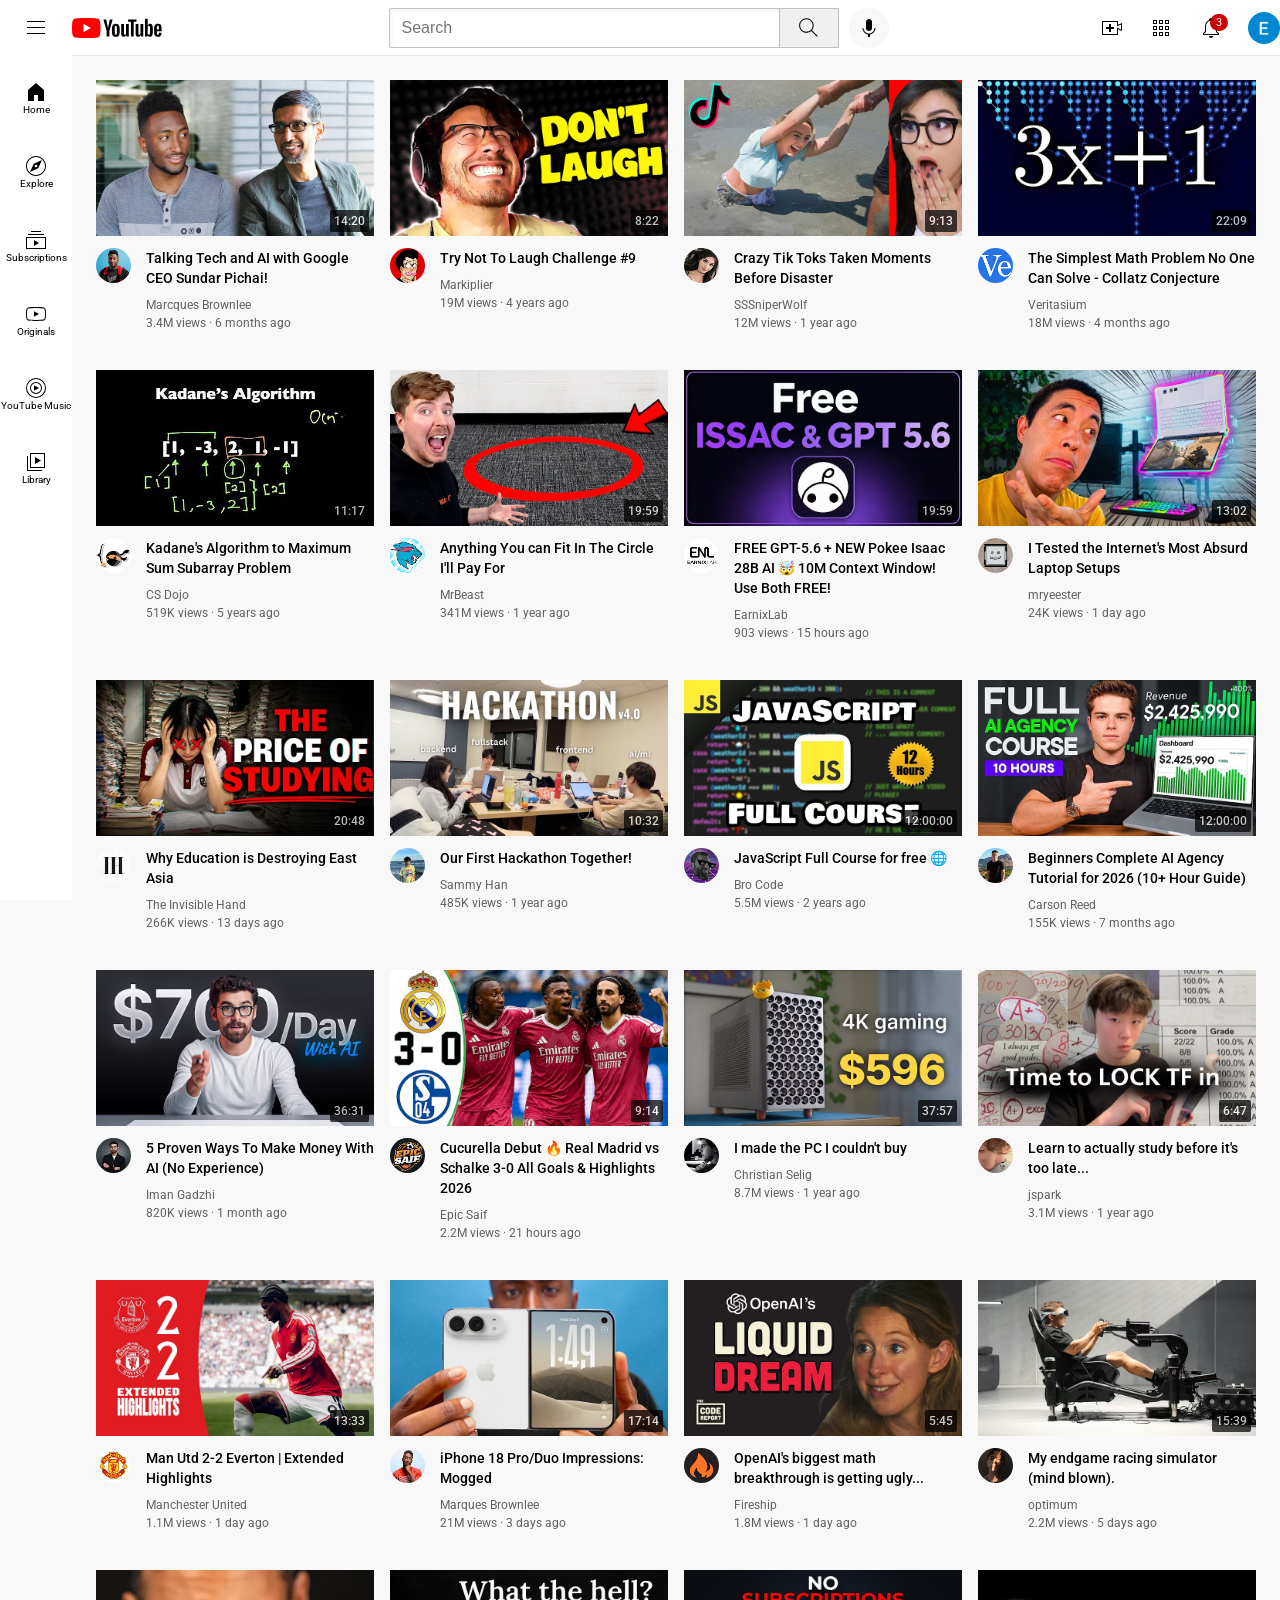
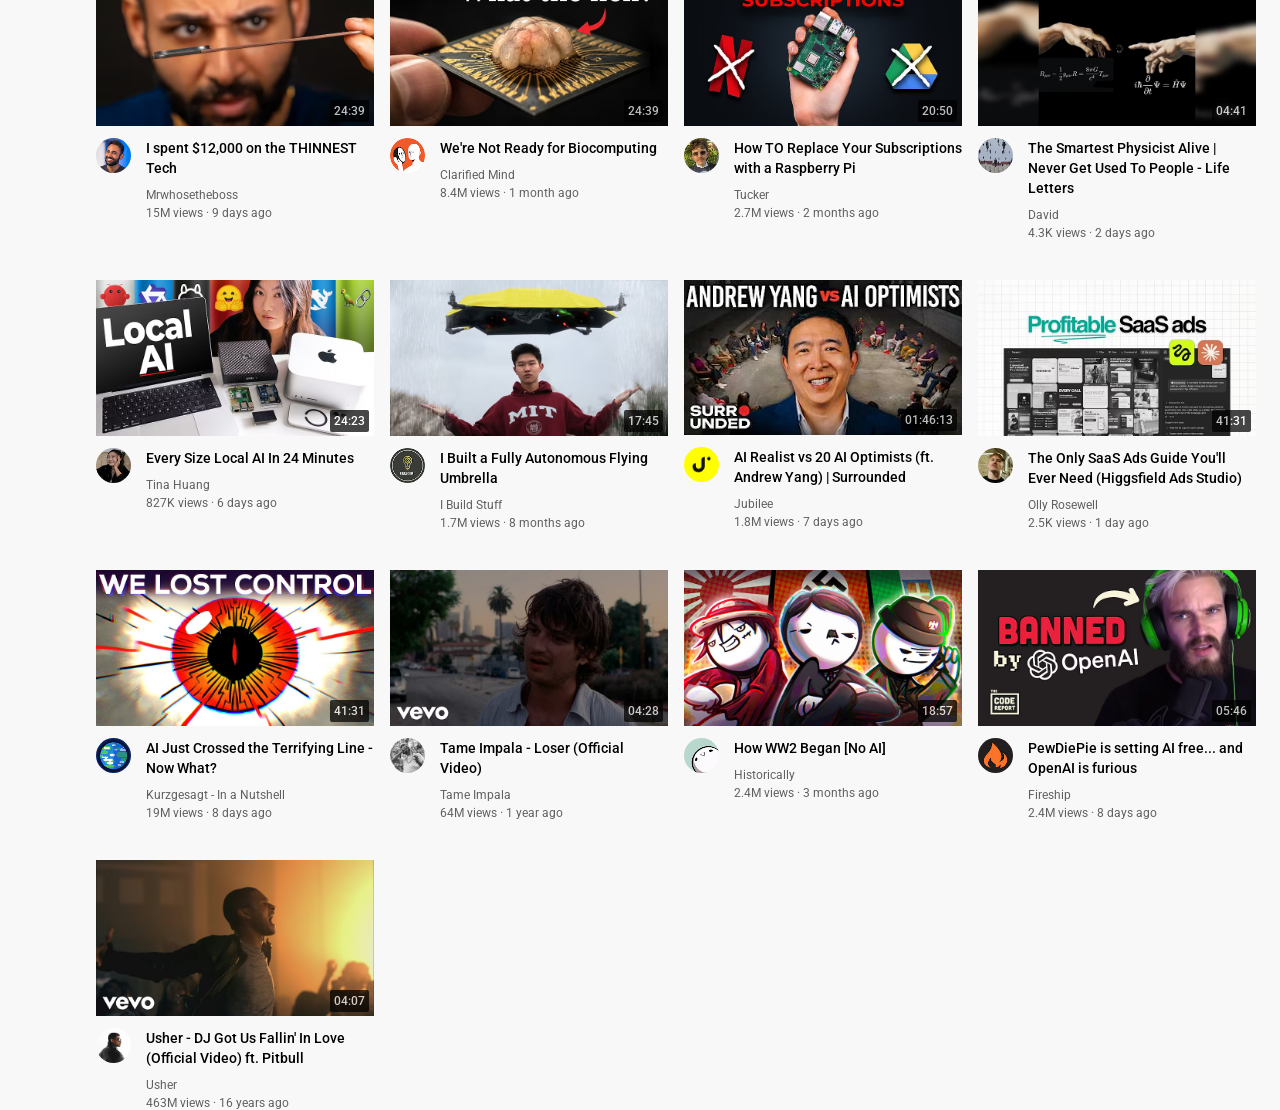
<file: index.html>
<!DOCTYPE html>
<html lang="en">
<head>
    <meta charset="UTF-8">
    <meta name="viewport" content="width=device-width, initial-scale=1.0">
    <title>YouTube.com Clone</title>
    <link rel="stylesheet" href="youtube.css">
    <link rel="preconnect" href="https://fonts.googleapis.com">
    <link rel="preconnect" href="https://fonts.gstatic.com" crossorigin>
    <link href="https://fonts.googleapis.com/css2?family=Roboto:wght@400;500;700&display=swap" rel="stylesheet">
</head>
<body>
    <div class="header">
        <div class="left-section">
            <img class="hamburger" src="assets/svg/hamburger-menu.svg">
            <img src="assets/svg/youtube-logo.svg" class="youtube-logo">
        </div>
        <div class="middle-section">
            <input class="search-bar" type="text" placeholder="Search">
            <button class="search-button">
                <img src="assets/svg/search.svg" class="search-icon">
                <div class="tooltip">Search</div>
            </button>
            <button class="voice-button">
                <img src="assets/svg/voice-search-icon.svg" class="voice-icon">
                <div class="tooltip">Search with your voice</div>

            </button>
        </div>
        <div class="right-section">
            <div class="upload-icon-container">
                <img src="assets/svg/upload.svg" class="upload-icon">
                <div class="tooltip">Create</div>
            </div>
            <div class="app-icon-container">
                <img src="assets/svg/youtube-apps.svg" class="youtube-apps">
                <div class="tooltip">YouTube Apps</div>
            </div>
            <div class="notification-icon-container">
                <img src="assets/svg/notifications.svg" class="notification-icon">
                <div class="tooltip">Notification</div>
                <div class="notifications-count">3</div>
            </div>
            <img src="assets/channel.jpg" class="channel-pic">
        </div>    
    </div>
    <div class="sidebar">
        <div class="sidebar-link">
            <img src="assets/sidebar/home.svg">
            <div>Home</div>
        </div>
        <div class="sidebar-link">
            <img src="assets/sidebar/explore.svg">
            <div>Explore</div>
        </div>
        <div class="sidebar-link">
            <img src="assets/sidebar/subscriptions.svg">
            <div>Subscriptions</div>
        </div>
        <div class="sidebar-link">
            <img src="assets/sidebar/originals.svg">
            <div>Originals</div>
        </div>
        <div class="sidebar-link">
            <img src="assets/sidebar/youtube-music.svg">
            <div>YouTube Music</div>
        </div>
        <div class="sidebar-link">
            <img src="assets/sidebar/library.svg">
            <div>Library</div>
        </div>
    </div>
    
    <div class="video-grid">
        <div class="video-preview">
            <div class="thumbnail-row">
                <img class="thumbnail" src="assets/thumbnails/thumbnail-1.webp">
                <div class="video-time">14:20</div>
            </div>
            <div class="video-info-grid">
                <div class="channel-picture">
                    <img class="profile-picture" src="assets/channel/channel-1.jpeg">
                </div>
                <div class="video-info">
                    <p class="video-title">Talking Tech and AI with Google CEO Sundar Pichai!</p>
                    <p class="video-author">Marcques Brownlee</p>
                    <p class="video-status">3.4M views &#183; 6 months ago</p>
                </div>
            </div>
        </div>

        <div class="video-preview">
            <div class="thumbnail-row">
                <img class="thumbnail" src="assets/thumbnails/thumbnail-2.webp">
                <div class="video-time">8:22</div>
            </div>
            <div class="video-info-grid">
                <div class="channel-picture">
                    <img class="profile-picture" src="assets/channel/channel-2.jpeg">
                </div>
                <div class="video-info">
                    <p class="video-title">Try Not To Laugh Challenge #9</p>
                    <p class="video-author">Markiplier</p>
                    <p class="video-status">19M views &#183; 4 years ago</p>
                </div>
            </div>
        </div>

        <div class="video-preview">
            <div class="thumbnail-row">
                <img class="thumbnail" src="assets/thumbnails/thumbnail-3.webp">
                <div class="video-time">9:13</div>
            </div>
            <div class="video-info-grid">
                <div class="channel-picture">
                    <img class="profile-picture" src="assets/channel/channel-3.jpeg">
                </div>
                <div class="video-info">
                    <p class="video-title">Crazy Tik Toks Taken Moments Before Disaster</p>
                    <p class="video-author">SSSniperWolf</p>
                    <p class="video-status">12M views &#183; 1 year ago</p>
                </div>
            </div>
        </div>

        <div class="video-preview">
            <div class="thumbnail-row">
                <img class="thumbnail" src="assets/thumbnails/thumbnail-4.webp">
                <div class="video-time">22:09</div>
            </div>
            <div class="video-info-grid">
                <div class="channel-picture">
                    <img class="profile-picture" src="assets/channel/channel-4.jpeg">
                </div>
                <div class="video-info">
                    <p class="video-title">The Simplest Math Problem No One Can Solve - Collatz Conjecture</p>
                    <p class="video-author">Veritasium</p>
                    <p class="video-status">18M views &#183; 4 months ago</p>
                </div>
            </div>
        </div>
        <div class="video-preview">
            <div class="thumbnail-row">
                <img class="thumbnail" src="assets/thumbnails/thumbnail-5.webp">
                <div class="video-time">11:17</div>
            </div>
            <div class="video-info-grid">
                <div class="channel-picture">
                    <img class="profile-picture" src="assets/channel/channel-5.jpeg">
                </div>
                <div class="video-info">
                    <p class="video-title">Kadane's Algorithm to Maximum Sum Subarray Problem</p>
                    <p class="video-author">CS Dojo</p>
                    <p class="video-status">519K views &#183; 5 years ago</p>
                </div>
            </div>
        </div>

        <div class="video-preview">
            <div class="thumbnail-row">
                <img class="thumbnail" src="assets/thumbnails/thumbnail-6.webp">
                <div class="video-time">19:59</div>
            </div>
            <div class="video-info-grid">
                <div class="channel-picture">
                    <img class="profile-picture" src="assets/channel/channel-6.jpeg">
                </div>
                <div class="video-info">
                    <p class="video-title">Anything You can Fit In The Circle I'll Pay For</p>
                    <p class="video-author">MrBeast</p>
                    <p class="video-status">341M views &#183; 1 year ago</p>
                </div>
            </div>
        </div>

        <div class="video-preview">
            <div class="thumbnail-row">
                <img class="thumbnail" src="assets/thumbnails/thumbnail-7.webp">
                <div class="video-time">19:59</div>
            </div>
            <div class="video-info-grid">
                <div class="channel-picture">
                    <img class="profile-picture" src="assets/channel/channel-7.jpeg">
                </div>
                <div class="video-info">
                    <p class="video-title">FREE GPT-5.6 + NEW Pokee Isaac 28B AI 🤯 10M Context Window! Use Both FREE!</p>
                    <p class="video-author">EarnixLab</p>
                    <p class="video-status">903 views &#183; 15 hours ago</p>
                </div>
            </div>
        </div>

        <div class="video-preview">
            <div class="thumbnail-row">
                <img class="thumbnail" src="assets/thumbnails/thumbnail-8.webp">
                <div class="video-time">13:02</div>
            </div>
            <div class="video-info-grid">
                <div class="channel-picture">
                    <img class="profile-picture" src="assets/channel/channel-8.jpeg">
                </div>
                <div class="video-info">
                    <p class="video-title">I Tested the Internet's Most Absurd Laptop Setups</p>
                    <p class="video-author">mryeester</p>
                    <p class="video-status">24K views &#183; 1 day ago</p>
                </div>
            </div>
        </div>

        <div class="video-preview">
            <div class="thumbnail-row">
                <img class="thumbnail" src="assets/thumbnails/thumbnail-9.webp">
                <div class="video-time">20:48</div>
            </div>
            <div class="video-info-grid">
                <div class="channel-picture">
                    <img class="profile-picture" src="assets/channel/channel-9.jpeg">
                </div>
                <div class="video-info">
                    <p class="video-title">Why Education is Destroying East Asia</p>
                    <p class="video-author">The Invisible Hand</p>
                    <p class="video-status">266K views &#183; 13 days ago</p>
                </div>
            </div>
        </div>

        <div class="video-preview">
            <div class="thumbnail-row">
                <img class="thumbnail" src="assets/thumbnails/thumbnail-10.webp">
                <div class="video-time">10:32</div>
            </div>
            <div class="video-info-grid">
                <div class="channel-picture">
                    <img class="profile-picture" src="assets/channel/channel-10.jpeg">
                </div>
                <div class="video-info">
                    <p class="video-title">Our First Hackathon Together!</p>
                    <p class="video-author">Sammy Han</p>
                    <p class="video-status">485K views &#183; 1 year ago</p>
                </div>
            </div>
        </div>

        <div class="video-preview">
            <div class="thumbnail-row">
                <img class="thumbnail" src="assets/thumbnails/thumbnail-11.avif">
                <div class="video-time">12:00:00</div>
            </div>
            <div class="video-info-grid">
                <div class="channel-picture">
                    <img class="profile-picture" src="assets/channel/channel-11.jpeg">
                </div>
                <div class="video-info">
                    <p class="video-title">JavaScript Full Course for free 🌐</p>
                    <p class="video-author">Bro Code</p>
                    <p class="video-status">5.5M views &#183; 2 years ago</p>
                </div>
            </div>
        </div>

        <div class="video-preview">
            <div class="thumbnail-row">
                <img class="thumbnail" src="assets/thumbnails/thumbnail-12.avif">
                <div class="video-time">12:00:00</div>
            </div>
            <div class="video-info-grid">
                <div class="channel-picture">
                    <img class="profile-picture" src="assets/channel/channel-12.jpg">
                </div>
                <div class="video-info">
                    <p class="video-title">Beginners Complete AI Agency Tutorial for 2026 (10+ Hour Guide)</p>
                    <p class="video-author">Carson Reed</p>
                    <p class="video-status">155K views &#183; 7 months ago</p>
                </div>
            </div>
        </div>

        <div class="video-preview">
            <div class="thumbnail-row">
                <img class="thumbnail" src="assets/thumbnails/thumbnail-13.avif">
                <div class="video-time">36:31</div>
            </div>
            <div class="video-info-grid">
                <div class="channel-picture">
                    <img class="profile-picture" src="assets/channel/channel-13.jpg">
                </div>
                <div class="video-info">
                    <p class="video-title">5 Proven Ways To Make Money With AI (No Experience)</p>
                    <p class="video-author">Iman Gadzhi</p>
                    <p class="video-status">820K views &#183; 1 month ago</p>
                </div>
            </div>
        </div>

        <div class="video-preview">
            <div class="thumbnail-row">
                <img class="thumbnail" src="assets/thumbnails/thumbnail-14.avif">
                <div class="video-time">9:14</div>
            </div>
            <div class="video-info-grid">
                <div class="channel-picture">
                    <img class="profile-picture" src="assets/channel/channel-14.jpg">
                </div>
                <div class="video-info">
                    <p class="video-title">Cucurella Debut 🔥 Real Madrid vs Schalke 3-0 All Goals & Highlights 2026</p>
                    <p class="video-author">Epic Saif</p>
                    <p class="video-status">2.2M views &#183; 21 hours ago</p>
                </div>
            </div>
        </div>

        <div class="video-preview">
            <div class="thumbnail-row">
                <img class="thumbnail" src="assets/thumbnails/thumbnail-15.avif">
                <div class="video-time">37:57</div>
            </div>
            <div class="video-info-grid">
                <div class="channel-picture">
                    <img class="profile-picture" src="assets/channel/channel-15.jpg">
                </div>
                <div class="video-info">
                    <p class="video-title">I made the PC I couldn't buy</p>
                    <p class="video-author">Christian Selig</p>
                    <p class="video-status">8.7M views &#183; 1 year ago</p>
                </div>
            </div>
        </div>

        <div class="video-preview">
            <div class="thumbnail-row">
                <img class="thumbnail" src="assets/thumbnails/thumbnail-16.avif">
                <div class="video-time">6:47</div>
            </div>
            <div class="video-info-grid">
                <div class="channel-picture">
                    <img class="profile-picture" src="assets/channel/channel-16.jpg">
                </div>
                <div class="video-info">
                    <p class="video-title">Learn to actually study before it's too late...</p>
                    <p class="video-author">jspark</p>
                    <p class="video-status">3.1M views &#183; 1 year ago</p>
                </div>
            </div>
        </div>

        <div class="video-preview">
            <div class="thumbnail-row">
                <img class="thumbnail" src="assets/thumbnails/thumbnail-17.avif">
                <div class="video-time">13:33</div>
            </div>
            <div class="video-info-grid">
                <div class="channel-picture">
                    <img class="profile-picture" src="assets/channel/channel-17.jpg">
                </div>
                <div class="video-info">
                    <p class="video-title">Man Utd 2-2 Everton | Extended Highlights</p>
                    <p class="video-author">Manchester United</p>
                    <p class="video-status">1.1M views &#183; 1 day ago</p>
                </div>
            </div>
        </div>

        <div class="video-preview">
            <div class="thumbnail-row">
                <img class="thumbnail" src="assets/thumbnails/thumbnail-18.avif">
                <div class="video-time">17:14</div>
            </div>
            <div class="video-info-grid">
                <div class="channel-picture">
                    <img class="profile-picture" src="assets/channel/channel-18.jpg">
                </div>
                <div class="video-info">
                    <p class="video-title">iPhone 18 Pro/Duo Impressions: Mogged</p>
                    <p class="video-author">Marques Brownlee</p>
                    <p class="video-status">21M views &#183; 3 days ago</p>
                </div>
            </div>
        </div>

        <div class="video-preview">
            <div class="thumbnail-row">
                <img class="thumbnail" src="assets/thumbnails/thumbnail-19.avif">
                <div class="video-time">5:45</div>
            </div>
            <div class="video-info-grid">
                <div class="channel-picture">
                    <img class="profile-picture" src="assets/channel/channel-19.jpg">
                </div>
                <div class="video-info">
                    <p class="video-title">OpenAI's biggest math breakthrough is getting ugly...</p>
                    <p class="video-author">Fireship</p>
                    <p class="video-status">1.8M views &#183; 1 day ago</p>
                </div>
            </div>
        </div>

        <div class="video-preview">
            <div class="thumbnail-row">
                <img class="thumbnail" src="assets/thumbnails/thumbnail-20.avif">
                <div class="video-time">15:39</div>
            </div>
            <div class="video-info-grid">
                <div class="channel-picture">
                    <img class="profile-picture" src="assets/channel/channel-20.jpg">
                </div>
                <div class="video-info">
                    <p class="video-title">My endgame racing simulator (mind blown).</p>
                    <p class="video-author">optimum</p>
                    <p class="video-status">2.2M views &#183; 5 days ago</p>
                </div>
            </div>
        </div>

        <div class="video-preview">
            <div class="thumbnail-row">
                <img class="thumbnail" src="assets/thumbnails/thumbnail-21.avif">
                <div class="video-time">24:39</div>
            </div>
            <div class="video-info-grid">
                <div class="channel-picture">
                    <img class="profile-picture" src="assets/channel/channel-21.jpg">
                </div>
                <div class="video-info">
                    <p class="video-title">I spent $12,000 on the THINNEST Tech</p>
                    <p class="video-author">Mrwhosetheboss</p>
                    <p class="video-status">15M views &#183; 9 days ago</p>
                </div>
            </div>
        </div>

        <div class="video-preview">
            <div class="thumbnail-row">
                <img class="thumbnail" src="assets/thumbnails/thumbnail-22.avif">
                <div class="video-time">24:39</div>
            </div>
            <div class="video-info-grid">
                <div class="channel-picture">
                    <img class="profile-picture" src="assets/channel/channel-22.jpg">
                </div>
                <div class="video-info">
                    <p class="video-title">We're Not Ready for Biocomputing</p>
                    <p class="video-author">Clarified Mind</p>
                    <p class="video-status">8.4M views &#183; 1 month ago</p>
                </div>
            </div>
        </div>

        <div class="video-preview">
            <div class="thumbnail-row">
                <img class="thumbnail" src="assets/thumbnails/thumbnail-23.avif">
                <div class="video-time">20:50</div>
            </div>
            <div class="video-info-grid">
                <div class="channel-picture">
                    <img class="profile-picture" src="assets/channel/channel-23.jpg">
                </div>
                <div class="video-info">
                    <p class="video-title">How TO Replace Your Subscriptions with a Raspberry Pi</p>
                    <p class="video-author">Tucker</p>
                    <p class="video-status">2.7M views &#183; 2 months ago</p>
                </div>
            </div>
        </div>

        <div class="video-preview">
            <div class="thumbnail-row">
                <img class="thumbnail" src="assets/thumbnails/thumbnail-24.avif">
                <div class="video-time">04:41</div>
            </div>
            <div class="video-info-grid">
                <div class="channel-picture">
                    <img class="profile-picture" src="assets/channel/channel-24.jpg">
                </div>
                <div class="video-info">
                    <p class="video-title">The Smartest Physicist Alive | Never Get Used To People - Life Letters</p>
                    <p class="video-author">David</p>
                    <p class="video-status">4.3K views &#183; 2 days ago</p>
                </div>
            </div>
        </div>

        <div class="video-preview">
            <div class="thumbnail-row">
                <img class="thumbnail" src="assets/thumbnails/thumbnail-25.avif">
                <div class="video-time">24:23</div>
            </div>
            <div class="video-info-grid">
                <div class="channel-picture">
                    <img class="profile-picture" src="assets/channel/channel-25.jpg">
                </div>
                <div class="video-info">
                    <p class="video-title">Every Size Local AI In 24 Minutes</p>
                    <p class="video-author">Tina Huang</p>
                    <p class="video-status">827K views &#183; 6 days ago</p>
                </div>
            </div>
        </div>

        <div class="video-preview">
            <div class="thumbnail-row">
                <img class="thumbnail" src="assets/thumbnails/thumbnail-26.avif">
                <div class="video-time">17:45</div>
            </div>
            <div class="video-info-grid">
                <div class="channel-picture">
                    <img class="profile-picture" src="assets/channel/channel-26.jpg">
                </div>
                <div class="video-info">
                    <p class="video-title">I Built a Fully Autonomous Flying Umbrella</p>
                    <p class="video-author">I Build Stuff</p>
                    <p class="video-status">1.7M views &#183; 8 months ago</p>
                </div>
            </div>
        </div>

        <div class="video-preview">
            <div class="thumbnail-row">
                <img class="thumbnail" src="assets/thumbnails/thumbnail-27.avif">
                <div class="video-time">01:46:13</div>
            </div>
            <div class="video-info-grid">
                <div class="channel-picture">
                    <img class="profile-picture" src="assets/channel/channel-27.jpg">
                </div>
                <div class="video-info">
                    <p class="video-title">AI Realist vs 20 AI Optimists (ft. Andrew Yang) | Surrounded</p>
                    <p class="video-author">Jubilee</p>
                    <p class="video-status">1.8M views &#183; 7 days ago</p>
                </div>
            </div>
        </div>

        <div class="video-preview">
            <div class="thumbnail-row">
                <img class="thumbnail" src="assets/thumbnails/thumbnail-28.avif">
                <div class="video-time">41:31</div>
            </div>
            <div class="video-info-grid">
                <div class="channel-picture">
                    <img class="profile-picture" src="assets/channel/channel-28.jpg">
                </div>
                <div class="video-info">
                    <p class="video-title">The Only SaaS Ads Guide You'll Ever Need (Higgsfield Ads Studio)</p>
                    <p class="video-author">Olly Rosewell</p>
                    <p class="video-status">2.5K views &#183; 1 day ago</p>
                </div>
            </div>
        </div>

        <div class="video-preview">
            <div class="thumbnail-row">
                <img class="thumbnail" src="assets/thumbnails/thumbnail-29.avif">
                <div class="video-time">41:31</div>
            </div>
            <div class="video-info-grid">
                <div class="channel-picture">
                    <img class="profile-picture" src="assets/channel/channel-29.jpg">
                </div>
                <div class="video-info">
                    <p class="video-title">AI Just Crossed the Terrifying Line - Now What?</p>
                    <p class="video-author">Kurzgesagt - In a Nutshell</p>
                    <p class="video-status">19M views &#183; 8 days ago</p>
                </div>
            </div>
        </div>

        <div class="video-preview">
            <div class="thumbnail-row">
                <img class="thumbnail" src="assets/thumbnails/thumbnail-30.avif">
                <div class="video-time">04:28</div>
            </div>
            <div class="video-info-grid">
                <div class="channel-picture">
                    <img class="profile-picture" src="assets/channel/channel-30.jpg">
                </div>
                <div class="video-info">
                    <p class="video-title">Tame Impala - Loser (Official Video)</p>
                    <p class="video-author">Tame Impala</p>
                    <p class="video-status">64M views &#183; 1 year ago</p>
                </div>
            </div>
        </div>

        <div class="video-preview">
            <div class="thumbnail-row">
                <img class="thumbnail" src="assets/thumbnails/thumbnail-31.avif">
                <div class="video-time">18:57</div>
            </div>
            <div class="video-info-grid">
                <div class="channel-picture">
                    <img class="profile-picture" src="assets/channel/channel-31.jpg">
                </div>
                <div class="video-info">
                    <p class="video-title">How WW2 Began [No AI]</p>
                    <p class="video-author">Historically</p>
                    <p class="video-status">2.4M views &#183; 3 months ago</p>
                </div>
            </div>
        </div>

        <div class="video-preview">
            <div class="thumbnail-row">
                <img class="thumbnail" src="assets/thumbnails/thumbnail-32.avif">
                <div class="video-time">05:46</div>
            </div>
            <div class="video-info-grid">
                <div class="channel-picture">
                    <img class="profile-picture" src="assets/channel/channel-32.jpg">
                </div>
                <div class="video-info">
                    <p class="video-title">PewDiePie is setting AI free... and OpenAI is furious</p>
                    <p class="video-author">Fireship</p>
                    <p class="video-status">2.4M views &#183; 8 days ago</p>
                </div>
            </div>
        </div>

        <div class="video-preview">
            <div class="thumbnail-row">
                <img class="thumbnail" src="assets/thumbnails/thumbnail-33.avif">
                <div class="video-time">04:07</div>
            </div>
            <div class="video-info-grid">
                <div class="channel-picture">
                    <img class="profile-picture" src="assets/channel/channel-33.jpg">
                </div>
                <div class="video-info">
                    <p class="video-title">Usher - DJ Got Us Fallin' In Love (Official Video) ft. Pitbull</p>
                    <p class="video-author">Usher</p>
                    <p class="video-status">463M views &#183; 16 years ago</p>
                </div>
            </div>
        </div>

    </div>
</body>
</html>
</file>
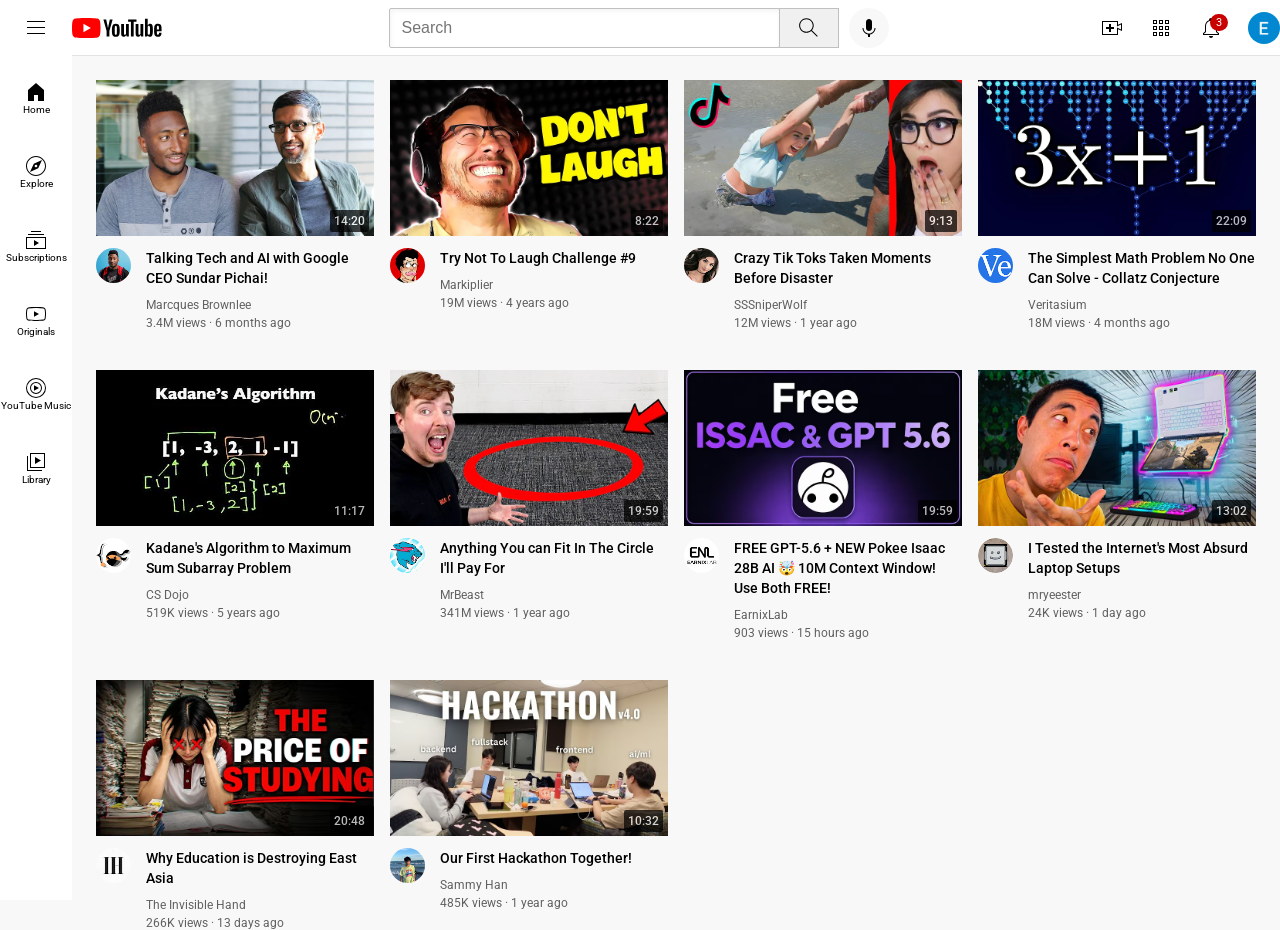
<file: youtube.html>
<!DOCTYPE html>
<html lang="en">
<head>
    <meta charset="UTF-8">
    <meta name="viewport" content="width=device-width, initial-scale=1.0">
    <title>YouTube.com Clone</title>
    <link rel="stylesheet" href="youtube.css">
    <link rel="preconnect" href="https://fonts.googleapis.com">
    <link rel="preconnect" href="https://fonts.gstatic.com" crossorigin>
    <link href="https://fonts.googleapis.com/css2?family=Roboto:wght@400;500;700&display=swap" rel="stylesheet">
</head>
<body>
    <div class="header">
        <div class="left-section">
            <img class="hamburger" src="svg/hamburger-menu.svg">
            <img src="svg/youtube-logo.svg" class="youtube-logo">
        </div>
        <div class="middle-section">
            <input class="search-bar" type="text" placeholder="Search">
            <button class="search-button">
                <img src="svg/search.svg" class="search-icon">
                <div class="tooltip">Search</div>
            </button>
            <button class="voice-button">
                <img src="svg/voice-search-icon.svg" class="voice-icon">
                <div class="tooltip">Search with your voice</div>

            </button>
        </div>
        <div class="right-section">
            <div class="upload-icon-container">
                <img src="svg/upload.svg" class="upload-icon">
                <div class="tooltip">Create</div>
            </div>
            <div class="app-icon-container">
                <img src="svg/youtube-apps.svg" class="youtube-apps">
                <div class="tooltip">YouTube Apps</div>
            </div>
            <div class="notification-icon-container">
                <img src="svg/notifications.svg" class="notification-icon">
                <div class="tooltip">Notification</div>
                <div class="notifications-count">3</div>
            </div>
            <img src="channel.jpg" class="channel-pic">
        </div>    
    </div>
    <div class="sidebar">
        <div class="sidebar-link">
            <img src="sidebar/home.svg">
            <div>Home</div>
        </div>
        <div class="sidebar-link">
            <img src="sidebar/explore.svg">
            <div>Explore</div>
        </div>
        <div class="sidebar-link">
            <img src="sidebar/subscriptions.svg">
            <div>Subscriptions</div>
        </div>
        <div class="sidebar-link">
            <img src="sidebar/originals.svg">
            <div>Originals</div>
        </div>
        <div class="sidebar-link">
            <img src="sidebar/youtube-music.svg">
            <div>YouTube Music</div>
        </div>
        <div class="sidebar-link">
            <img src="sidebar/library.svg">
            <div>Library</div>
        </div>
    </div>
    
    <div class="video-grid">
        <div class="video-preview">
            <div class="thumbnail-row">
                <img class="thumbnail" src="thumbnails/thumbnail-1.webp">
                <div class="video-time">14:20</div>
            </div>
            <div class="video-info-grid">
                <div class="channel-picture">
                    <img class="profile-picture" src="channel/channel-1.jpeg">
                </div>
                <div class="video-info">
                    <p class="video-title">Talking Tech and AI with Google CEO Sundar Pichai!</p>
                    <p class="video-author">Marcques Brownlee</p>
                    <p class="video-status">3.4M views &#183; 6 months ago</p>
                </div>
            </div>
        </div>

        <div class="video-preview">
            <div class="thumbnail-row">
                <img class="thumbnail" src="thumbnails/thumbnail-2.webp">
                <div class="video-time">8:22</div>
            </div>
            <div class="video-info-grid">
                <div class="channel-picture">
                    <img class="profile-picture" src="channel/channel-2.jpeg">
                </div>
                <div class="video-info">
                    <p class="video-title">Try Not To Laugh Challenge #9</p>
                    <p class="video-author">Markiplier</p>
                    <p class="video-status">19M views &#183; 4 years ago</p>
                </div>
            </div>
        </div>

        <div class="video-preview">
            <div class="thumbnail-row">
                <img class="thumbnail" src="thumbnails/thumbnail-3.webp">
                <div class="video-time">9:13</div>
            </div>
            <div class="video-info-grid">
                <div class="channel-picture">
                    <img class="profile-picture" src="channel/channel-3.jpeg">
                </div>
                <div class="video-info">
                    <p class="video-title">Crazy Tik Toks Taken Moments Before Disaster</p>
                    <p class="video-author">SSSniperWolf</p>
                    <p class="video-status">12M views &#183; 1 year ago</p>
                </div>
            </div>
        </div>

        <div class="video-preview">
            <div class="thumbnail-row">
                <img class="thumbnail" src="thumbnails/thumbnail-4.webp">
                <div class="video-time">22:09</div>
            </div>
            <div class="video-info-grid">
                <div class="channel-picture">
                    <img class="profile-picture" src="channel/channel-4.jpeg">
                </div>
                <div class="video-info">
                    <p class="video-title">The Simplest Math Problem No One Can Solve - Collatz Conjecture</p>
                    <p class="video-author">Veritasium</p>
                    <p class="video-status">18M views &#183; 4 months ago</p>
                </div>
            </div>
        </div>
        <div class="video-preview">
            <div class="thumbnail-row">
                <img class="thumbnail" src="thumbnails/thumbnail-5.webp">
                <div class="video-time">11:17</div>
            </div>
            <div class="video-info-grid">
                <div class="channel-picture">
                    <img class="profile-picture" src="channel/channel-5.jpeg">
                </div>
                <div class="video-info">
                    <p class="video-title">Kadane's Algorithm to Maximum Sum Subarray Problem</p>
                    <p class="video-author">CS Dojo</p>
                    <p class="video-status">519K views &#183; 5 years ago</p>
                </div>
            </div>
        </div>

        <div class="video-preview">
            <div class="thumbnail-row">
                <img class="thumbnail" src="thumbnails/thumbnail-6.webp">
                <div class="video-time">19:59</div>
            </div>
            <div class="video-info-grid">
                <div class="channel-picture">
                    <img class="profile-picture" src="channel/channel-6.jpeg">
                </div>
                <div class="video-info">
                    <p class="video-title">Anything You can Fit In The Circle I'll Pay For</p>
                    <p class="video-author">MrBeast</p>
                    <p class="video-status">341M views &#183; 1 year ago</p>
                </div>
            </div>
        </div>

        <div class="video-preview">
            <div class="thumbnail-row">
                <img class="thumbnail" src="thumbnails/thumbnail-7.webp">
                <div class="video-time">19:59</div>
            </div>
            <div class="video-info-grid">
                <div class="channel-picture">
                    <img class="profile-picture" src="channel/channel-7.jpeg">
                </div>
                <div class="video-info">
                    <p class="video-title">FREE GPT-5.6 + NEW Pokee Isaac 28B AI 🤯 10M Context Window! Use Both FREE!</p>
                    <p class="video-author">EarnixLab</p>
                    <p class="video-status">903 views &#183; 15 hours ago</p>
                </div>
            </div>
        </div>

        <div class="video-preview">
            <div class="thumbnail-row">
                <img class="thumbnail" src="thumbnails/thumbnail-8.webp">
                <div class="video-time">13:02</div>
            </div>
            <div class="video-info-grid">
                <div class="channel-picture">
                    <img class="profile-picture" src="channel/channel-8.jpeg">
                </div>
                <div class="video-info">
                    <p class="video-title">I Tested the Internet's Most Absurd Laptop Setups</p>
                    <p class="video-author">mryeester</p>
                    <p class="video-status">24K views &#183; 1 day ago</p>
                </div>
            </div>
        </div>

        <div class="video-preview">
            <div class="thumbnail-row">
                <img class="thumbnail" src="thumbnails/thumbnail-9.webp">
                <div class="video-time">20:48</div>
            </div>
            <div class="video-info-grid">
                <div class="channel-picture">
                    <img class="profile-picture" src="channel/channel-9.jpeg">
                </div>
                <div class="video-info">
                    <p class="video-title">Why Education is Destroying East Asia</p>
                    <p class="video-author">The Invisible Hand</p>
                    <p class="video-status">266K views &#183; 13 days ago</p>
                </div>
            </div>
        </div>

        <div class="video-preview">
            <div class="thumbnail-row">
                <img class="thumbnail" src="thumbnails/thumbnail-10.webp">
                <div class="video-time">10:32</div>
            </div>
            <div class="video-info-grid">
                <div class="channel-picture">
                    <img class="profile-picture" src="channel/channel-10.jpeg">
                </div>
                <div class="video-info">
                    <p class="video-title">Our First Hackathon Together!</p>
                    <p class="video-author">Sammy Han</p>
                    <p class="video-status">485K views &#183; 1 year ago</p>
                </div>
            </div>
        </div>
        
    </div>
</body>
</html>
</file>
<file: youtube.css>
p{
    margin-top: 0;
    margin-bottom: 0;
}
body{
    margin: 0;
    padding-top: 80px;
    padding-left: 96px;
    padding-right: 24px;
    background-color: rgb(248, 248, 248);
    font-family: Roboto, Arial;
}





.header{
    height: 55px;
    display: flex;
    flex-direction: row;
    justify-content: space-between;
    position: fixed;
    top: 0;
    bottom: 0;
    right: 0;
    left: 0;
    z-index: 100;
    background-color: white;
    border-bottom-width: 1px;
    border-bottom-style: solid;
    border-bottom-color: rgb(228, 228, 228);
}
.left-section{
    display: flex;
    align-items: center;
}
.hamburger{
    height: 24px;
    margin-left: 24px;
    margin-right: 24px;
}
.youtube-logo{
    height: 20px;
}
.middle-section{
    flex: 1;
    margin-left: 70px;
    margin-right: 35px;
    max-width: 500px;
    display: flex;
    align-items: center;
}
.search-bar{
    flex: 1;
    height: 36px;
    padding-left: 12px;
    font-size: 16px;
    border: 1px solid rgb(192, 192, 192);
    border-radius: 2px;
    box-shadow: inset 1px 2px 5px rgba(0, 0, 0, 0.05);
    width: 0;
}
.search-bar::placeholder{
    font-size: 16px;
}
.search-button{
    height: 40px;
    width: 60px;
    background-color: rgb(240, 240, 240);
    border-width: 1px;
    border-style: solid;
    border-color: rgb(192, 192, 192);
    margin-left: -1px;
    margin-right: 10px;
    position: relative;
}
.search-button .tooltip,
.voice-button .tooltip,
.upload-icon-container .tooltip,
.app-icon-container .tooltip,
.notification-icon-container .tooltip{
    position: absolute;
    background-color: gray;
    color: white;
    padding: 4px;
    padding-right: 8px;
    padding-left: 8px;
    border-radius: 2px;
    font-size: 12px;
    bottom: -30px;
    opacity: 0;    
    transition: opacity 0.15s ;
    pointer-events:none;
    white-space: nowrap;
}
.search-button:hover .tooltip,
.voice-button:hover .tooltip,
.upload-icon-container:hover .tooltip,
.app-icon-container:hover .tooltip,
.notification-icon-container:hover .tooltip{
    opacity: 1;
}
.search-button,
.voice-button,
.upload-icon-container,
.app-icon-container,
.notification-icon-container{
    display: flex;
    justify-content: center;
    align-items: center;
    position: relative;
}
.search-icon{
    height: 25px;
}
.voice-button{
    height: 40px;
    width: 40px;
    border-radius: 20px;
    border: none;
    background-color: rgb(248, 248, 248);

}
.voice-icon{
    height: 24px;
}
.right-section{
    width: 180px;
    margin-left: 20px;
    display: flex;
    align-items: center;
    justify-content: space-between;
    flex-shrink: 0;
}
.upload-icon{
    height: 24px;
}
.youtube-apps{
    height: 24px;
}
.notification-icon-container{
    position: relative;
}
.notification-icon{
    height: 24px;
}
.notifications-count{
    position: absolute;
    top: -2px;
    right: -5px;
    background-color: rgb(200, 0, 0);
    color: white;
    font-size: 11px;
    padding-left: 6px;
    padding-right: 6px;
    padding-top: 2px;
    padding-bottom: 2px;
    border-radius: 10px;

}
.channel-pic{
    height: 32px;
    border-radius: 16px;
}









.sidebar{
    position: fixed;
    left: 0;
    bottom: 0;
    top: 55px;
    background-color: white;
    width: 72px;
    z-index: 200;
    padding-top: 5px;
}
.sidebar-link{
    height: 74px;
    display: flex;    
    justify-content: center;
    align-items: center;
    flex-direction: column;
    cursor: pointer;
}
.sidebar-link:hover{
    background-color: rgb(235,235,235);
}
.sidebar-link img{
    height: 24px;
}
.sidebar div{
    font-size: 10px;
}














.video-grid{
    display: grid;
    grid-template-columns: 1fr 1fr 1fr;
    column-gap: 16px;
    row-gap: 40px;
}

@media (max-width: 750px) {
    .video-grid {
        grid-template-columns: 1fr 1fr;
    }
}
@media (min-width: 751px) and (max-width: 999px){
    .video-grid{
        grid-template-columns: 1fr 1fr 1fr;
    }
}
@media (min-width:1000px) {
    .video-grid {
        grid-template-columns: 1fr 1fr 1fr 1fr;
    }
}

.video-preview:hover{
    background-color: rgb(232, 228, 228);
}

.thumbnail-row{
    margin-bottom: 8px;
    position: relative;
}
.thumbnail{
    width: 100%;
}
.video-time{
    background-color: black;
    color: white;
    position: absolute;
    bottom: 8px;
    right: 5px;
    font-size: 12px;
    font-weight: 500;
    padding: 4px;
    border-radius: 2px;
    opacity: 0.72;
}
.video-info-grid{
    display: grid;
    grid-template-columns: 50px 1fr ;
}
.profile-picture{
    width: 35px;
    border-radius: 50px;
}
.video-title{
    margin-top: 0;
    font-size: 14px;
    font-weight: 500;
    line-height: 20px;
    margin-bottom: 10px;
}
.video-author{
    font-size: 12px;    
    color: rgb(96, 96, 96);
    margin-bottom: 4px;
}
.video-status{
    font-size: 12px;
    color: rgb(96, 96, 96);
}
</file>
